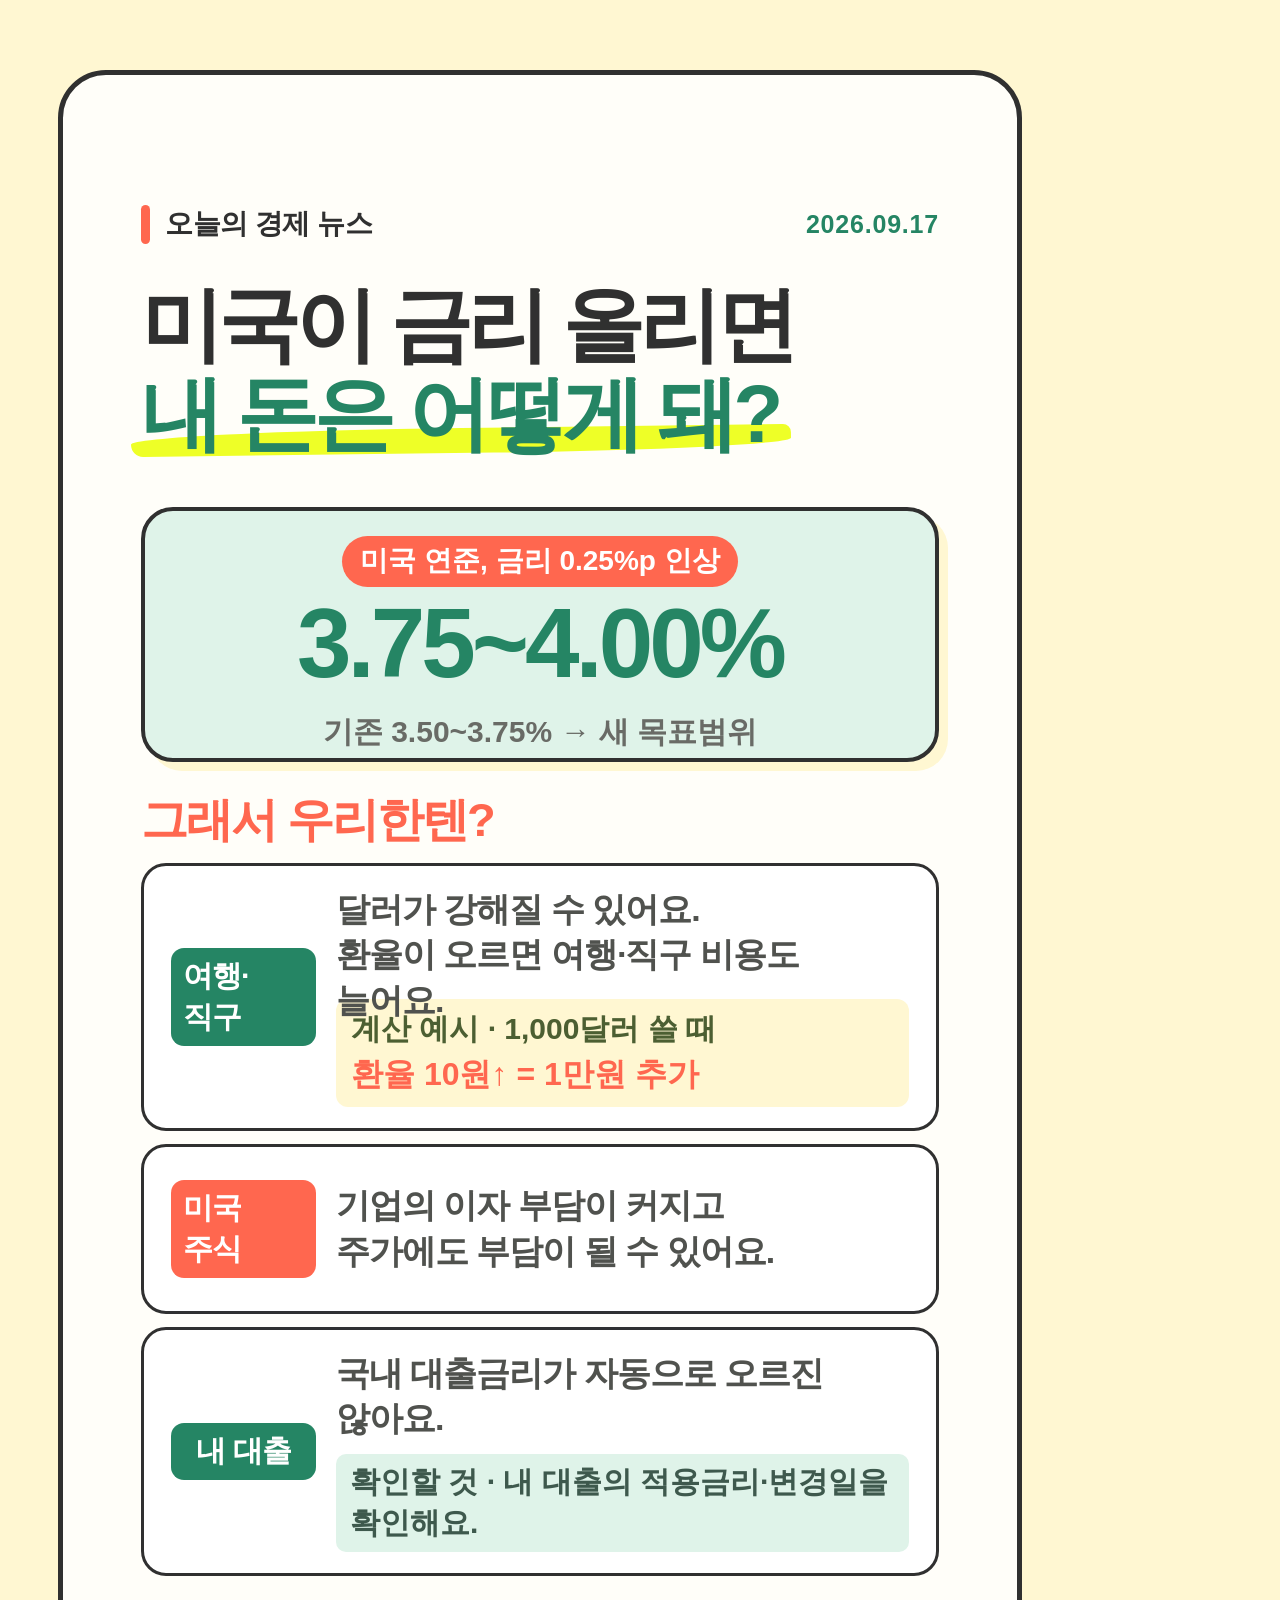
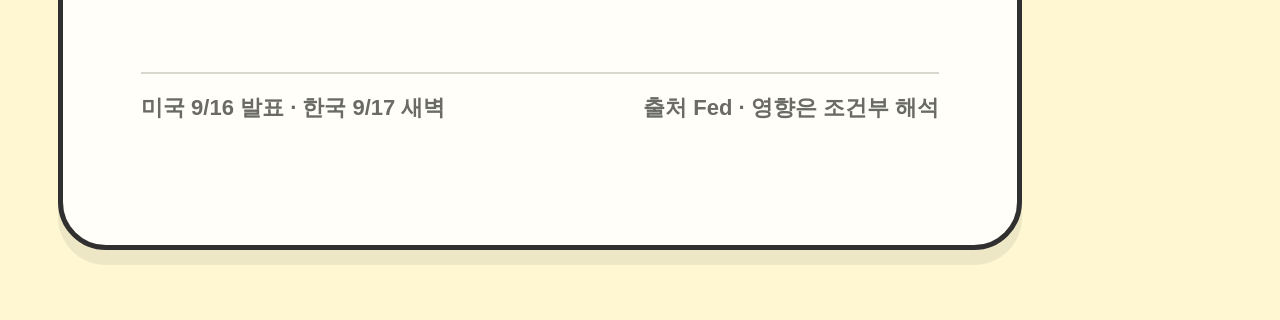
<file: skills/weekly-economy-cards/assets/renderer/index.html>
<!doctype html>
<html lang="ko">
  <head>
    <meta charset="UTF-8" />
    <meta name="viewport" content="width=1080, initial-scale=1" />
    <title>내 돈에 닿는 뉴스</title>
    <link rel="stylesheet" href="styles.css" />
  </head>
  <body data-theme="green-coral">
    <main class="story">
      <article class="paper" aria-labelledby="headline">
        <header class="header safe-check">
          <p class="series" id="series"></p>
          <p class="date" id="date"></p>
        </header>

        <section class="title-block safe-check">
          <h1 id="headline" class="guard"></h1>
        </section>

        <section class="fact-card safe-check" aria-label="연준 정책금리 결정">
          <p class="fact-label" id="fact-label"></p>
          <strong class="fact-big guard" id="fact-big"></strong>
          <p class="fact-supporting guard" id="fact-supporting"></p>
        </section>

        <section class="impacts safe-check" aria-labelledby="impact-title">
          <h2 id="impact-title"></h2>
          <div class="impact-list" id="impact-list"></div>
        </section>

        <footer class="footer safe-check">
          <span id="footer-left"></span>
          <span id="footer-right"></span>
        </footer>
      </article>
    </main>

    <script src="data.js"></script>
    <script>
      const edition = window.WEEKLY_ECONOMY;
      const query = new URLSearchParams(location.search);
      const requested = Number(query.get("card") || 1);
      const cards = Array.isArray(edition.cards) ? edition.cards : [];
      const cardAvailable =
        cards.length >= 1 &&
        cards.length <= 5 &&
        Number.isInteger(requested) &&
        requested >= 1 &&
        requested <= cards.length;

      document.documentElement.dataset.cardAvailable = String(cardAvailable);
      if (!cardAvailable) {
        document.documentElement.dataset.renderReady = "true";
        throw new Error("Requested card is unavailable or card count is outside 1..5");
      }

      const data = cards[requested - 1];
      document.body.dataset.theme = edition.theme;
      document.getElementById("series").textContent = edition.series;
      document.getElementById("date").textContent = data.date;
      document.getElementById("headline").innerHTML = data.hook;
      document.getElementById("fact-label").textContent = data.fact.label;
      document.getElementById("fact-big").textContent = data.fact.big;
      document.getElementById("fact-supporting").textContent = data.fact.supporting;
      document.getElementById("impact-title").textContent = data.sectionTitle;
      document.getElementById("footer-left").textContent = data.footerLeft;
      document.getElementById("footer-right").textContent = data.footerRight;

      document.getElementById("impact-list").innerHTML = data.impacts
        .map(
          (impact) => `
            <section class="impact-card ${impact.className}">
              <h3>${impact.label}</h3>
              <div class="impact-copy">
                <p class="guard">${impact.body}</p>
                ${
                  impact.example
                    ? `<div class="calculation"><span>${impact.exampleLabel}</span><strong>${impact.example}</strong></div>`
                    : ""
                }
                ${impact.action ? `<div class="action">확인할 것 · ${impact.action}</div>` : ""}
              </div>
            </section>`,
        )
        .join("");

      const markRenderState = () => {
        document.documentElement.scrollTop = 0;
        document.body.scrollTop = 0;
        window.scrollTo(0, 0);
        const overflowTargets = [...document.querySelectorAll(".guard")].filter(
          (element) =>
            element.scrollHeight > element.clientHeight + 1 ||
            element.scrollWidth > element.clientWidth + 1,
        );
        const unsafeTargets = [...document.querySelectorAll(".safe-check")].filter((element) => {
          const rect = element.getBoundingClientRect();
          return rect.top < 199 || rect.bottom > 1721;
        });
        document.documentElement.dataset.overflow = String(overflowTargets.length > 0);
        document.documentElement.dataset.overflowTargets = overflowTargets
          .map(
            (element) =>
              `${element.id || element.className}:${element.scrollWidth}x${element.scrollHeight}/${element.clientWidth}x${element.clientHeight}`,
          )
          .join(",");
        document.documentElement.dataset.safe = String(unsafeTargets.length === 0);
        document.documentElement.dataset.safeTargets = unsafeTargets
          .map((element) => {
            const rect = element.getBoundingClientRect();
            return `${element.id || element.className}:${Math.round(rect.top)}-${Math.round(rect.bottom)}`;
          })
          .join(",");
        document.documentElement.dataset.renderReady = "true";
      };

      markRenderState();
      if (document.fonts && document.fonts.ready) document.fonts.ready.then(markRenderState);
      window.addEventListener("load", markRenderState);
    </script>
  </body>
</html>
</file>
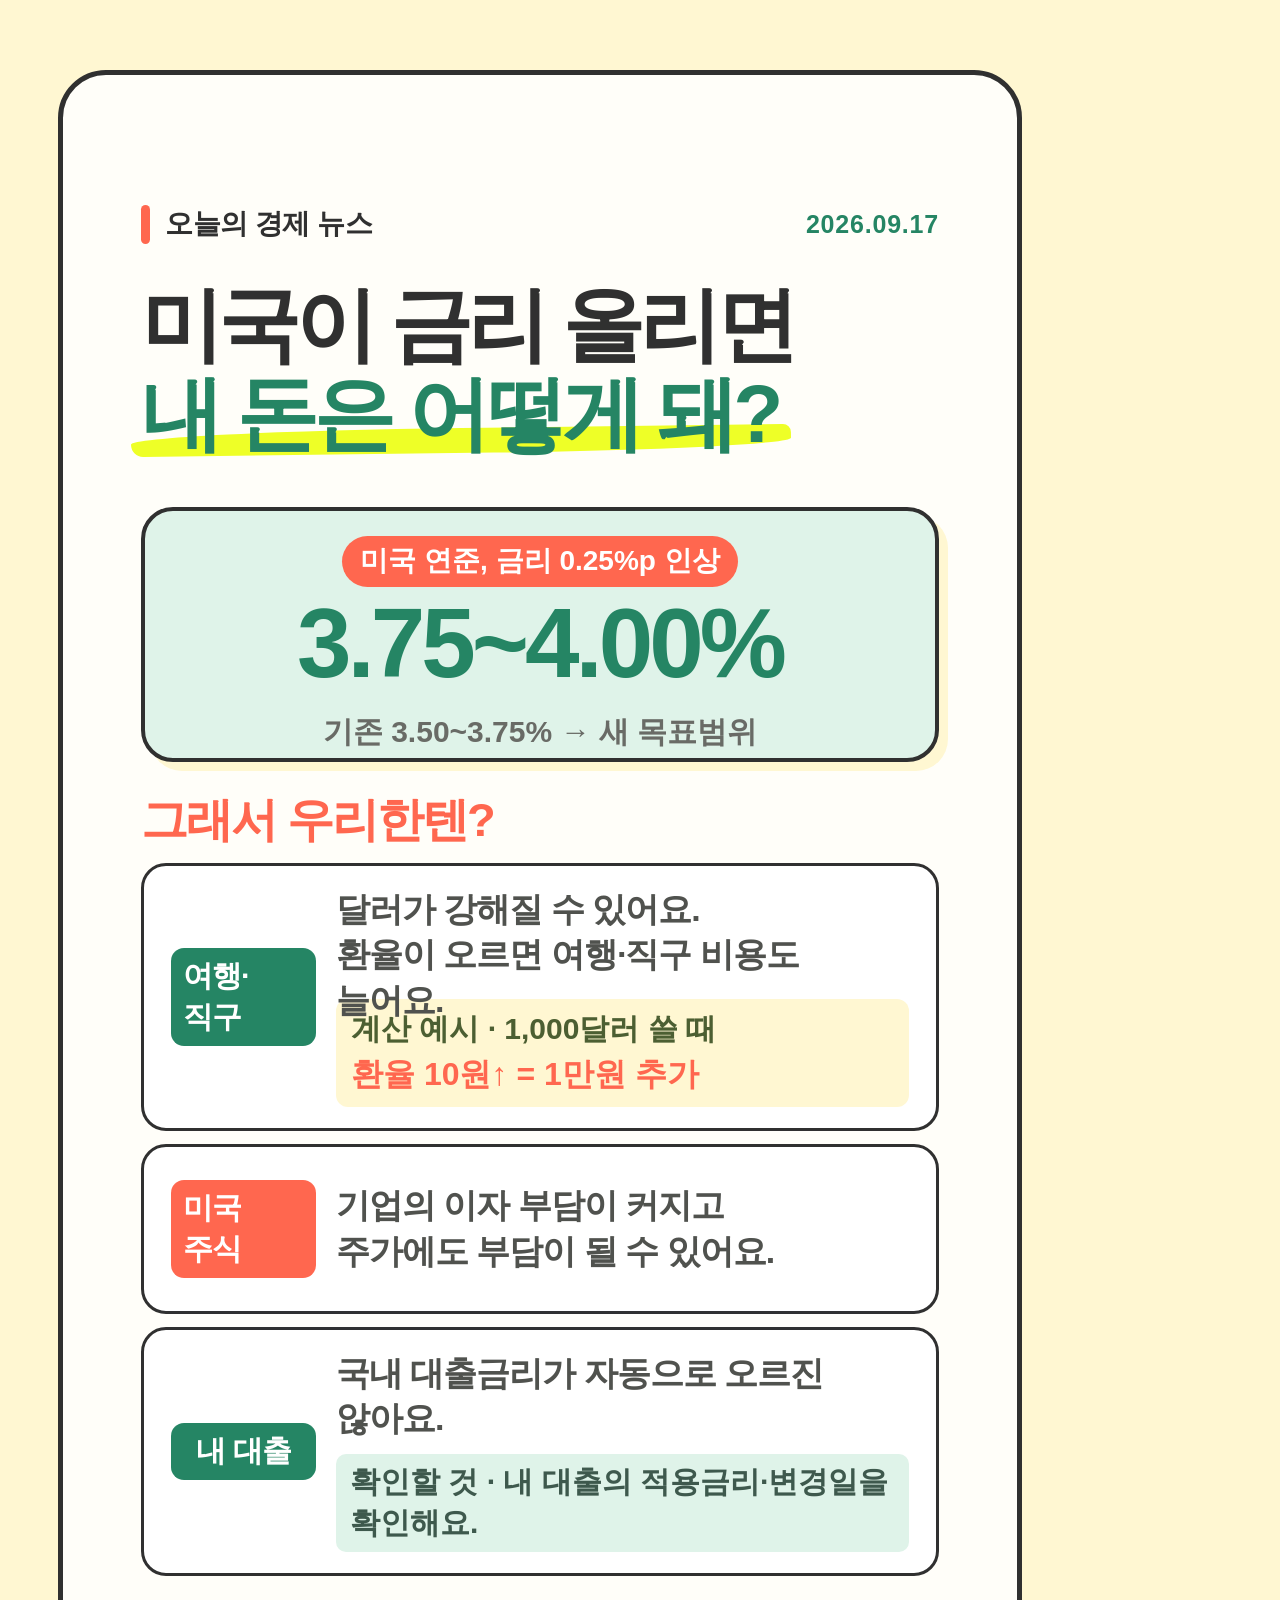
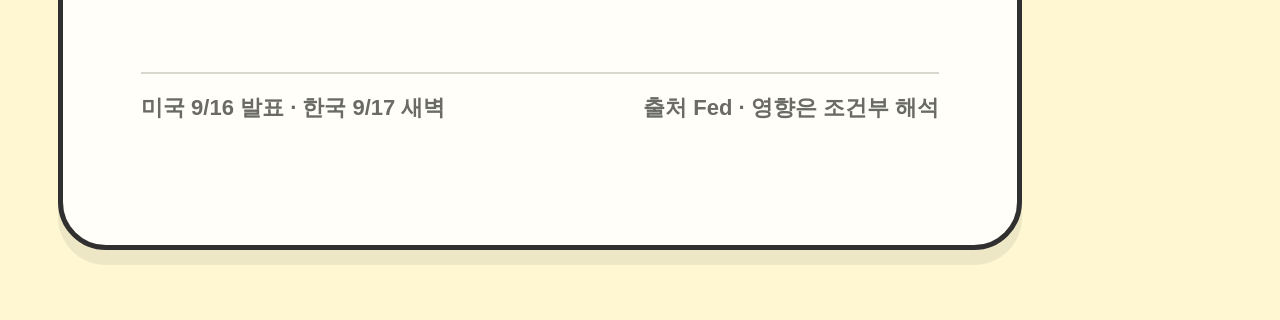
<file: workflows/economy-news-cards/examples/2026-09-17-fed-impact/render/index.html>
<!doctype html>
<html lang="ko">
  <head>
    <meta charset="UTF-8" />
    <meta name="viewport" content="width=1080, initial-scale=1" />
    <title>내 돈에 닿는 뉴스</title>
    <link rel="stylesheet" href="styles.css" />
  </head>
  <body data-theme="green-coral">
    <main class="story">
      <article class="paper" aria-labelledby="headline">
        <header class="header safe-check">
          <p class="series" id="series"></p>
          <p class="date" id="date"></p>
        </header>

        <section class="title-block safe-check">
          <h1 id="headline" class="guard"></h1>
        </section>

        <section class="fact-card safe-check" aria-label="연준 정책금리 결정">
          <p class="fact-label" id="fact-label"></p>
          <strong class="fact-big guard" id="fact-big"></strong>
          <p class="fact-supporting guard" id="fact-supporting"></p>
        </section>

        <section class="impacts safe-check" aria-labelledby="impact-title">
          <h2 id="impact-title"></h2>
          <div class="impact-list" id="impact-list"></div>
        </section>

        <footer class="footer safe-check">
          <span id="footer-left"></span>
          <span id="footer-right"></span>
        </footer>
      </article>
    </main>

    <script src="data.js"></script>
    <script>
      const data = window.MARKET_IMPACT;
      document.body.dataset.theme = data.theme;
      document.getElementById("series").textContent = data.series;
      document.getElementById("date").textContent = data.date;
      document.getElementById("headline").innerHTML = data.hook;
      document.getElementById("fact-label").textContent = data.fact.label;
      document.getElementById("fact-big").textContent = data.fact.big;
      document.getElementById("fact-supporting").textContent = data.fact.supporting;
      document.getElementById("impact-title").textContent = data.sectionTitle;
      document.getElementById("footer-left").textContent = data.footerLeft;
      document.getElementById("footer-right").textContent = data.footerRight;

      document.getElementById("impact-list").innerHTML = data.impacts
        .map(
          (impact) => `
            <section class="impact-card ${impact.className}">
              <h3>${impact.label}</h3>
              <div class="impact-copy">
                <p class="guard">${impact.body}</p>
                ${
                  impact.example
                    ? `<div class="calculation"><span>${impact.exampleLabel}</span><strong>${impact.example}</strong></div>`
                    : ""
                }
                ${impact.action ? `<div class="action">확인할 것 · ${impact.action}</div>` : ""}
              </div>
            </section>`,
        )
        .join("");

      const markRenderState = () => {
        document.documentElement.scrollTop = 0;
        document.body.scrollTop = 0;
        window.scrollTo(0, 0);
        const overflowTargets = [...document.querySelectorAll(".guard")].filter(
          (element) =>
            element.scrollHeight > element.clientHeight + 1 ||
            element.scrollWidth > element.clientWidth + 1,
        );
        const unsafeTargets = [...document.querySelectorAll(".safe-check")].filter((element) => {
          const rect = element.getBoundingClientRect();
          return rect.top < 199 || rect.bottom > 1721;
        });
        document.documentElement.dataset.overflow = String(overflowTargets.length > 0);
        document.documentElement.dataset.overflowTargets = overflowTargets
          .map(
            (element) =>
              `${element.id || element.className}:${element.scrollWidth}x${element.scrollHeight}/${element.clientWidth}x${element.clientHeight}`,
          )
          .join(",");
        document.documentElement.dataset.safe = String(unsafeTargets.length === 0);
        document.documentElement.dataset.safeTargets = unsafeTargets
          .map((element) => {
            const rect = element.getBoundingClientRect();
            return `${element.id || element.className}:${Math.round(rect.top)}-${Math.round(rect.bottom)}`;
          })
          .join(",");
        document.documentElement.dataset.renderReady = "true";
      };

      markRenderState();
      if (document.fonts && document.fonts.ready) document.fonts.ready.then(markRenderState);
      window.addEventListener("load", markRenderState);
    </script>
  </body>
</html>
</file>
<file: skills/weekly-economy-cards/assets/renderer/styles.css>
:root {
  --cream: #fff7d2;
  --paper: #fffef9;
  --ink: #303030;
  --muted: #696b66;
  --green: #258564;
  --green-soft: #dff3e9;
  --coral: #ff674f;
  --coral-soft: #ffe4dc;
  --yellow: #eeff27;
  --line: #d8d8ce;
}

body[data-theme="teal-orange"] {
  --green: #1f7f7e;
  --green-soft: #dcefed;
  --coral: #e8784f;
  --coral-soft: #f7e3d8;
  --yellow: #edf27a;
}

body[data-theme="olive-terracotta"] {
  --green: #687b45;
  --green-soft: #e8eddc;
  --coral: #c96c50;
  --coral-soft: #f2e0d8;
  --yellow: #ecea73;
}

* { box-sizing: border-box; }

html,
body {
  width: 1080px;
  height: 1920px;
  margin: 0;
  overflow: hidden;
}

body {
  color: var(--ink);
  background: var(--cream);
  font-family: "Apple SD Gothic Neo", "AppleGothic", sans-serif;
  word-break: keep-all;
}

.story {
  width: 1080px;
  height: 1920px;
  padding: 70px 58px;
}

.paper {
  position: relative;
  width: 100%;
  height: 100%;
  overflow: hidden;
  padding: 125px 78px 130px;
  background: var(--paper);
  border: 5px solid var(--ink);
  border-radius: 48px;
  box-shadow: 0 15px 0 rgba(48, 48, 48, 0.08);
}

.header {
  display: flex;
  height: 48px;
  margin: 0 0 33px;
  align-items: center;
  justify-content: space-between;
  font-size: 28px;
  font-weight: 800;
  letter-spacing: -0.5px;
}

.series,
.date { margin: 0; }

.series {
  display: flex;
  align-items: center;
  gap: 15px;
}

.series::before {
  width: 9px;
  height: 39px;
  background: var(--coral);
  border-radius: 8px;
  content: "";
}

.date {
  color: var(--green);
  font-size: 25px;
  letter-spacing: 0.8px;
}

h1 {
  height: 192px;
  max-height: 192px;
  margin: 0;
  font-size: 82px;
  font-weight: 800;
  line-height: 1.08;
  letter-spacing: -5px;
}

.marker {
  position: relative;
  z-index: 0;
  color: var(--green);
}

.marker::after {
  position: absolute;
  z-index: -1;
  right: -13px;
  bottom: 6px;
  left: -10px;
  height: 25px;
  background: var(--yellow);
  border-radius: 50% 8px 45% 12px;
  transform: rotate(-0.7deg);
  content: "";
}

.fact-card {
  height: 255px;
  margin-top: 34px;
  padding: 25px 36px 24px;
  text-align: center;
  background: var(--green-soft);
  border: 4px solid var(--ink);
  border-radius: 32px;
  box-shadow: 9px 9px 0 var(--cream);
}

.fact-label {
  display: inline-block;
  margin: 0;
  padding: 6px 18px 7px;
  color: #fff;
  background: var(--coral);
  border-radius: 999px;
  font-size: 28px;
  font-weight: 800;
}

.fact-big {
  display: block;
  height: 112px;
  max-height: 112px;
  margin-top: 7px;
  color: var(--green);
  font-size: 98px;
  font-weight: 800;
  line-height: 1;
  letter-spacing: -4px;
}

.fact-supporting {
  max-height: 42px;
  margin: 8px 0 0;
  color: var(--muted);
  font-size: 30px;
  font-weight: 800;
  line-height: 1.2;
}

.impacts { margin-top: 32px; }

.impacts h2 {
  margin: 0 0 17px;
  color: var(--coral);
  font-size: 47px;
  font-weight: 800;
  line-height: 1.1;
  letter-spacing: -2px;
}

.impact-list {
  display: flex;
  flex-direction: column;
  gap: 13px;
}

.impact-card {
  display: grid;
  grid-template-columns: 165px 1fr;
  align-items: center;
  padding: 21px 27px;
  background: #fff;
  border: 3px solid var(--ink);
  border-radius: 25px;
}

.impact-card.travel { min-height: 240px; }
.impact-card.stocks { min-height: 170px; }
.impact-card.loan { min-height: 190px; }

.impact-card h3 {
  display: inline-flex;
  width: 145px;
  min-height: 54px;
  margin: 0;
  padding: 8px 12px;
  align-items: center;
  justify-content: center;
  color: #fff;
  background: var(--green);
  border-radius: 13px;
  font-size: 30px;
  font-weight: 800;
  letter-spacing: -1px;
}

.impact-card.stocks h3 { background: var(--coral); }

.impact-copy p {
  max-height: 100px;
  margin: 0;
  color: #50524e;
  font-size: 34px;
  font-weight: 700;
  line-height: 1.34;
  letter-spacing: -1px;
}

.calculation {
  display: flex;
  margin-top: 12px;
  padding: 10px 15px;
  align-items: flex-start;
  flex-direction: column;
  gap: 3px;
  color: #4c5f32;
  background: var(--cream);
  border-radius: 12px;
}

.calculation span {
  font-size: 30px;
  font-weight: 800;
}

.calculation strong {
  color: var(--coral);
  font-size: 32px;
  font-weight: 800;
  white-space: nowrap;
}

.action {
  display: inline-block;
  margin-top: 12px;
  padding: 8px 14px;
  color: #3e594d;
  background: var(--green-soft);
  border-radius: 10px;
  font-size: 30px;
  font-weight: 800;
}

.footer {
  position: absolute;
  right: 78px;
  bottom: 124px;
  left: 78px;
  display: flex;
  padding-top: 20px;
  align-items: flex-start;
  justify-content: space-between;
  gap: 24px;
  color: #6a6b66;
  border-top: 2px solid var(--line);
  font-size: 22px;
  font-weight: 700;
  line-height: 1.25;
}

.footer span:first-child { max-width: 430px; }
.footer span:last-child { max-width: 350px; text-align: right; }
</file>
<file: workflows/economy-news-cards/examples/2026-09-17-fed-impact/render/styles.css>
:root {
  --cream: #fff7d2;
  --paper: #fffef9;
  --ink: #303030;
  --muted: #696b66;
  --green: #258564;
  --green-soft: #dff3e9;
  --coral: #ff674f;
  --coral-soft: #ffe4dc;
  --yellow: #eeff27;
  --line: #d8d8ce;
}

* { box-sizing: border-box; }

html,
body {
  width: 1080px;
  height: 1920px;
  margin: 0;
  overflow: hidden;
}

body {
  color: var(--ink);
  background: var(--cream);
  font-family: "Apple SD Gothic Neo", "AppleGothic", sans-serif;
  word-break: keep-all;
}

.story {
  width: 1080px;
  height: 1920px;
  padding: 70px 58px;
}

.paper {
  position: relative;
  width: 100%;
  height: 100%;
  overflow: hidden;
  padding: 125px 78px 130px;
  background: var(--paper);
  border: 5px solid var(--ink);
  border-radius: 48px;
  box-shadow: 0 15px 0 rgba(48, 48, 48, 0.08);
}

.header {
  display: flex;
  height: 48px;
  margin: 0 0 33px;
  align-items: center;
  justify-content: space-between;
  font-size: 28px;
  font-weight: 800;
  letter-spacing: -0.5px;
}

.series,
.date { margin: 0; }

.series {
  display: flex;
  align-items: center;
  gap: 15px;
}

.series::before {
  width: 9px;
  height: 39px;
  background: var(--coral);
  border-radius: 8px;
  content: "";
}

.date {
  color: var(--green);
  font-size: 25px;
  letter-spacing: 0.8px;
}

h1 {
  height: 192px;
  max-height: 192px;
  margin: 0;
  font-size: 82px;
  font-weight: 800;
  line-height: 1.08;
  letter-spacing: -5px;
}

.marker {
  position: relative;
  z-index: 0;
  color: var(--green);
}

.marker::after {
  position: absolute;
  z-index: -1;
  right: -13px;
  bottom: 6px;
  left: -10px;
  height: 25px;
  background: var(--yellow);
  border-radius: 50% 8px 45% 12px;
  transform: rotate(-0.7deg);
  content: "";
}

.fact-card {
  height: 255px;
  margin-top: 34px;
  padding: 25px 36px 24px;
  text-align: center;
  background: var(--green-soft);
  border: 4px solid var(--ink);
  border-radius: 32px;
  box-shadow: 9px 9px 0 var(--cream);
}

.fact-label {
  display: inline-block;
  margin: 0;
  padding: 6px 18px 7px;
  color: #fff;
  background: var(--coral);
  border-radius: 999px;
  font-size: 28px;
  font-weight: 800;
}

.fact-big {
  display: block;
  height: 112px;
  max-height: 112px;
  margin-top: 7px;
  color: var(--green);
  font-size: 98px;
  font-weight: 800;
  line-height: 1;
  letter-spacing: -4px;
}

.fact-supporting {
  max-height: 42px;
  margin: 8px 0 0;
  color: var(--muted);
  font-size: 30px;
  font-weight: 800;
  line-height: 1.2;
}

.impacts { margin-top: 32px; }

.impacts h2 {
  margin: 0 0 17px;
  color: var(--coral);
  font-size: 47px;
  font-weight: 800;
  line-height: 1.1;
  letter-spacing: -2px;
}

.impact-list {
  display: flex;
  flex-direction: column;
  gap: 13px;
}

.impact-card {
  display: grid;
  grid-template-columns: 165px 1fr;
  align-items: center;
  padding: 21px 27px;
  background: #fff;
  border: 3px solid var(--ink);
  border-radius: 25px;
}

.impact-card.travel { min-height: 240px; }
.impact-card.stocks { min-height: 170px; }
.impact-card.loan { min-height: 190px; }

.impact-card h3 {
  display: inline-flex;
  width: 145px;
  min-height: 54px;
  margin: 0;
  padding: 8px 12px;
  align-items: center;
  justify-content: center;
  color: #fff;
  background: var(--green);
  border-radius: 13px;
  font-size: 30px;
  font-weight: 800;
  letter-spacing: -1px;
}

.impact-card.stocks h3 { background: var(--coral); }

.impact-copy p {
  max-height: 100px;
  margin: 0;
  color: #50524e;
  font-size: 34px;
  font-weight: 700;
  line-height: 1.34;
  letter-spacing: -1px;
}

.calculation {
  display: flex;
  margin-top: 12px;
  padding: 10px 15px;
  align-items: flex-start;
  flex-direction: column;
  gap: 3px;
  color: #4c5f32;
  background: var(--cream);
  border-radius: 12px;
}

.calculation span {
  font-size: 30px;
  font-weight: 800;
}

.calculation strong {
  color: var(--coral);
  font-size: 32px;
  font-weight: 800;
  white-space: nowrap;
}

.action {
  display: inline-block;
  margin-top: 12px;
  padding: 8px 14px;
  color: #3e594d;
  background: var(--green-soft);
  border-radius: 10px;
  font-size: 30px;
  font-weight: 800;
}

.footer {
  position: absolute;
  right: 78px;
  bottom: 124px;
  left: 78px;
  display: flex;
  padding-top: 20px;
  align-items: flex-start;
  justify-content: space-between;
  gap: 24px;
  color: #6a6b66;
  border-top: 2px solid var(--line);
  font-size: 22px;
  font-weight: 700;
  line-height: 1.25;
}

.footer span:first-child { max-width: 430px; }
.footer span:last-child { max-width: 350px; text-align: right; }
</file>
